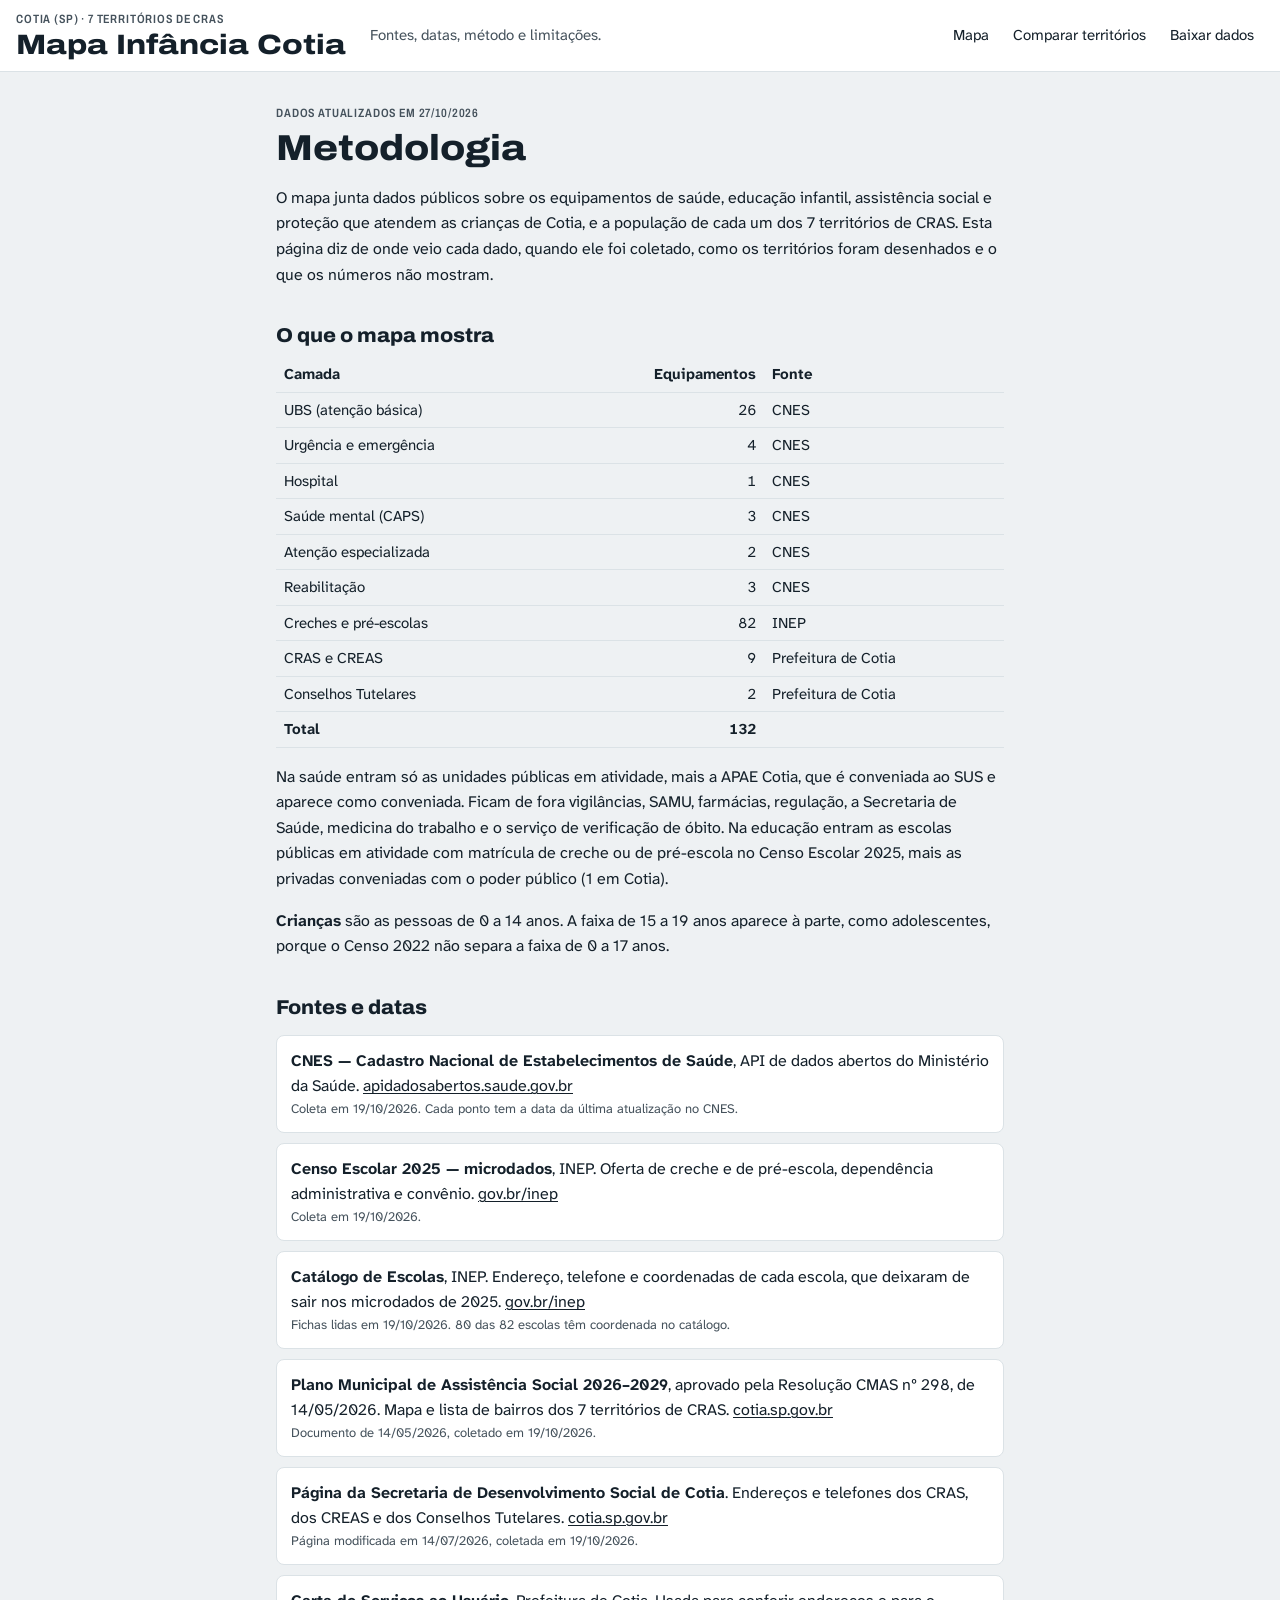
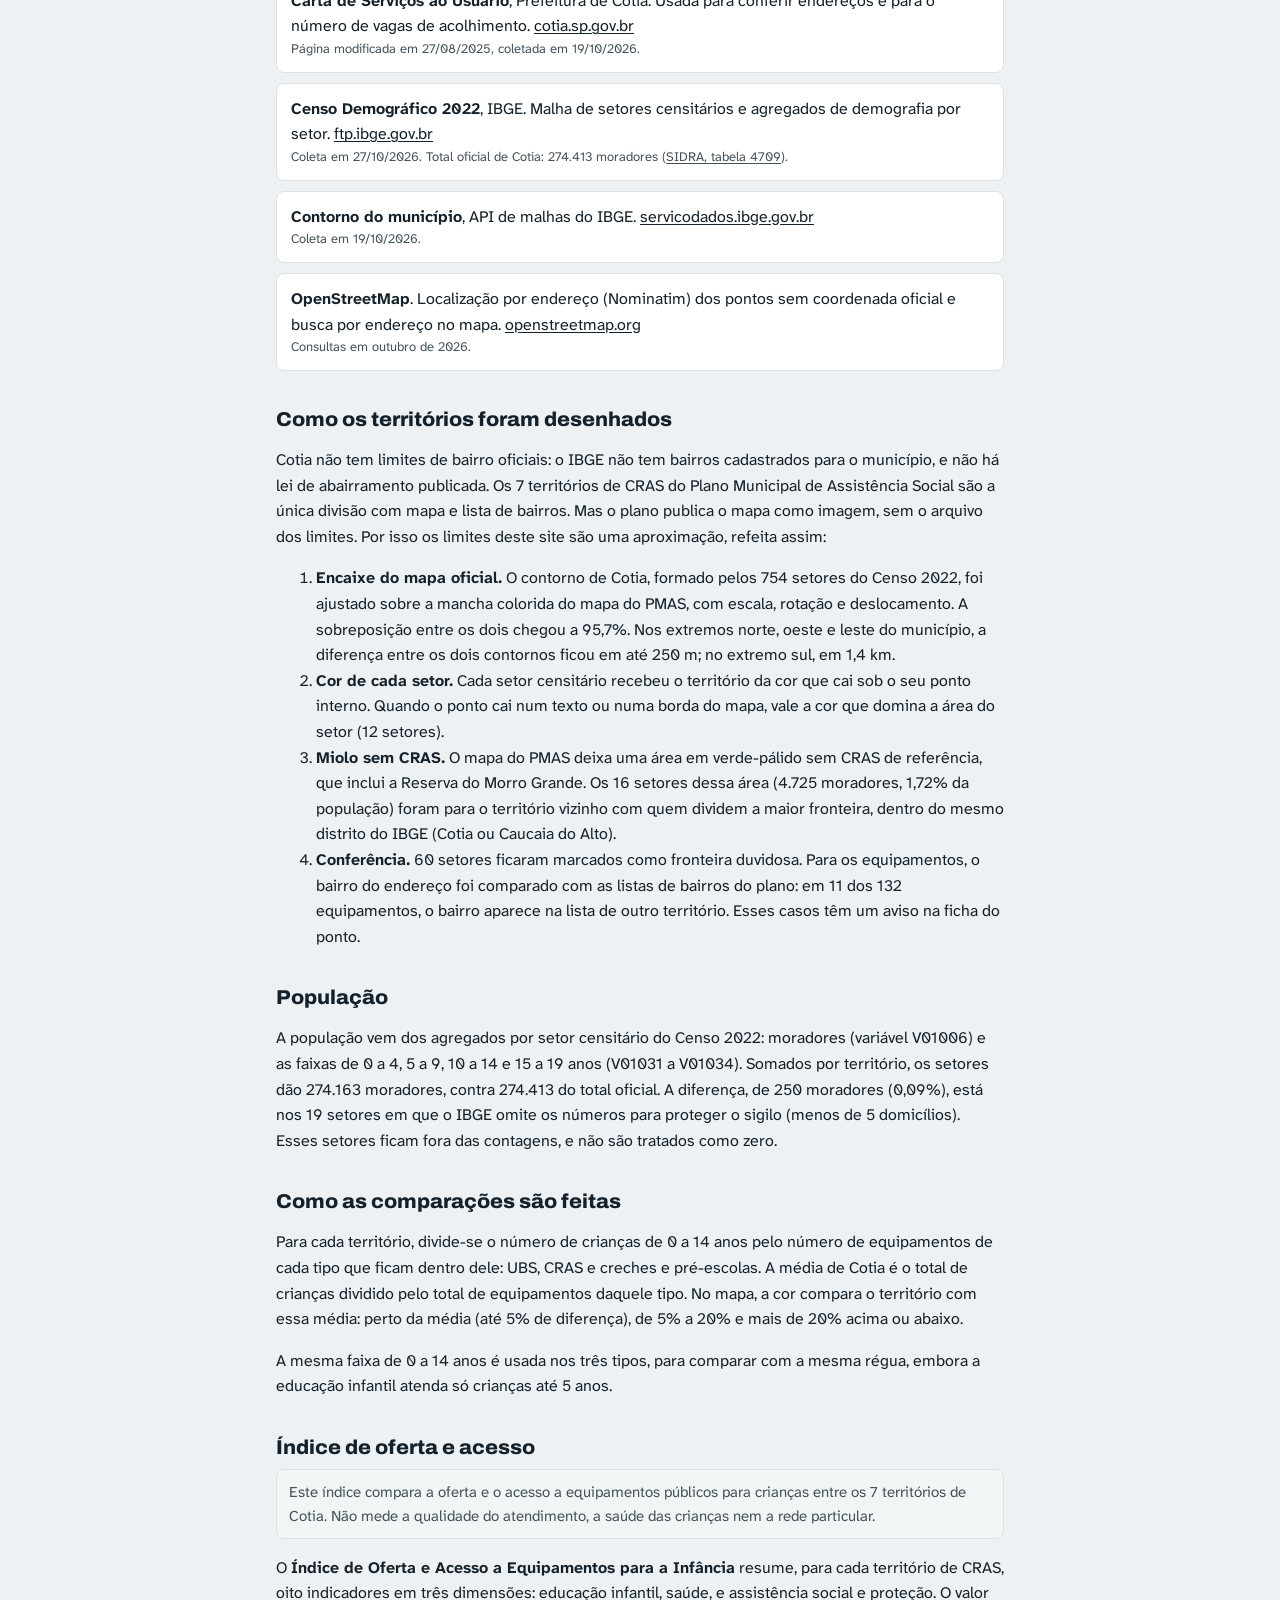
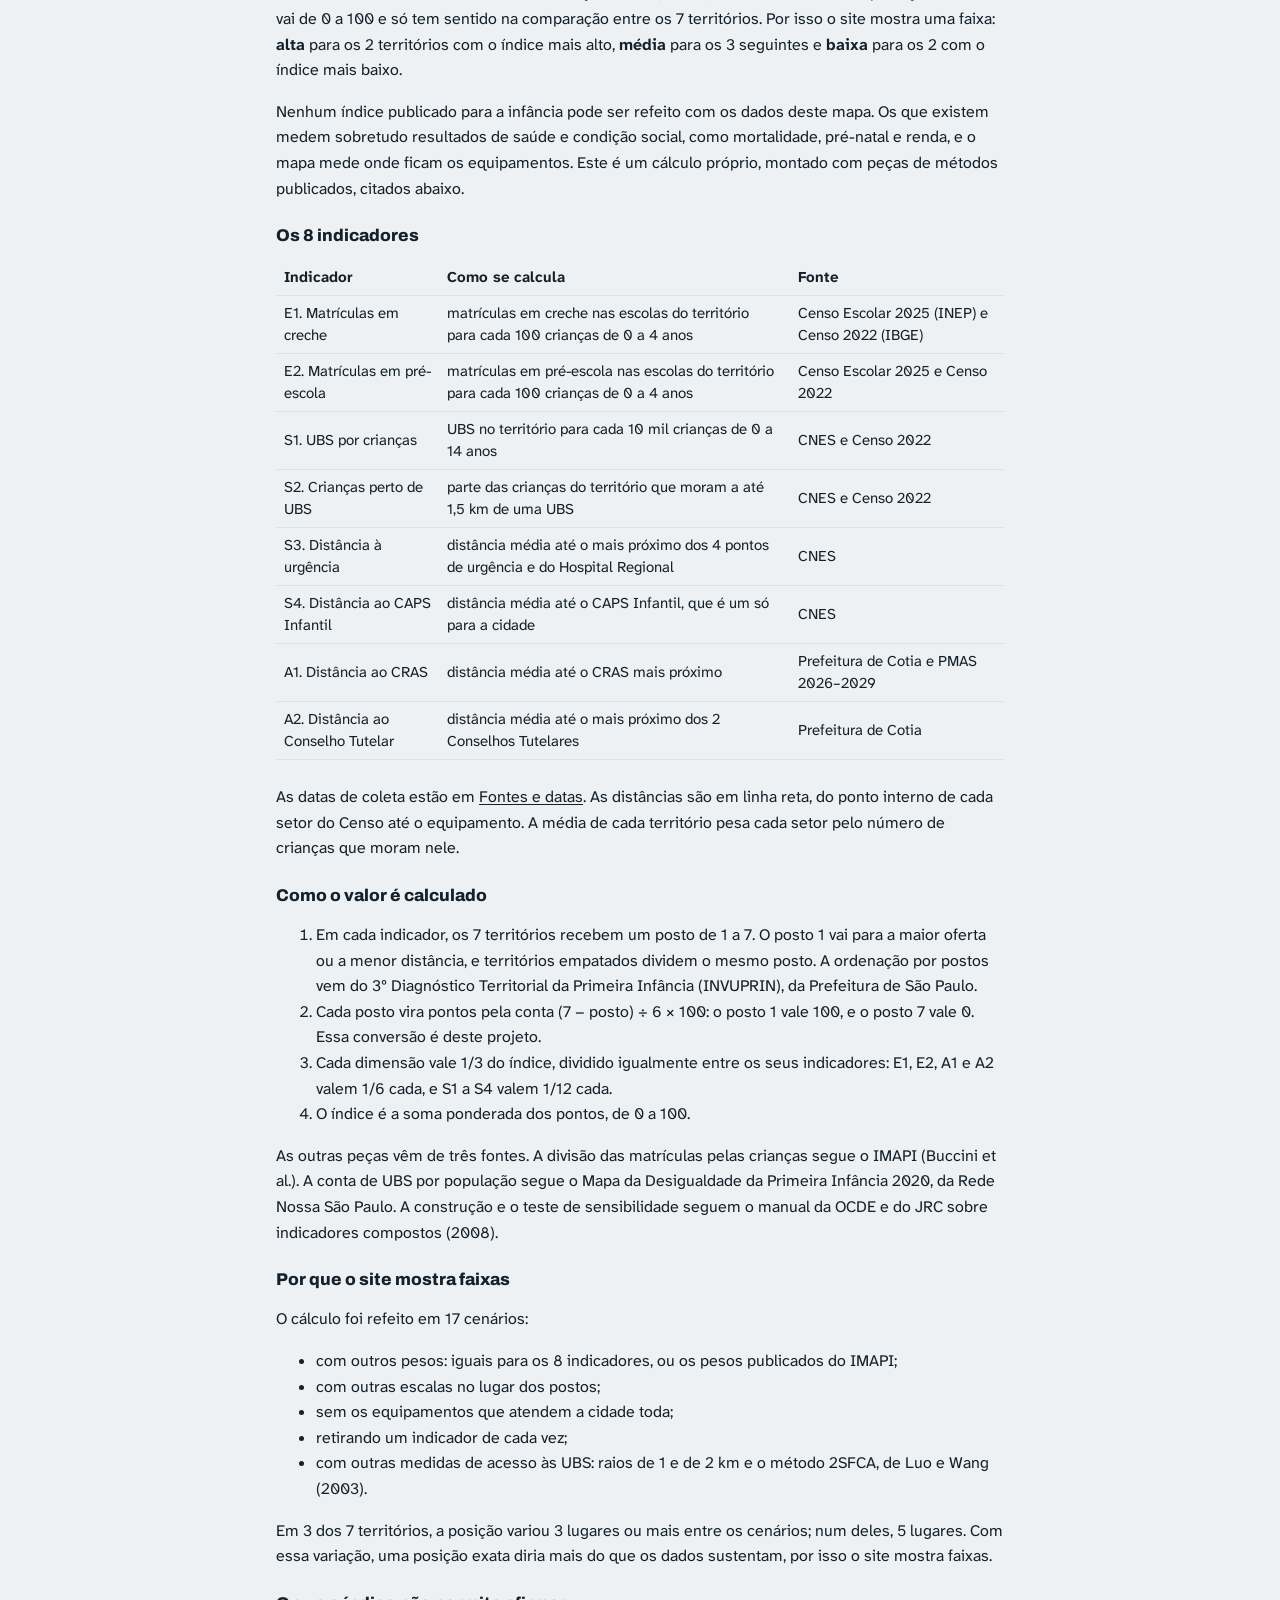
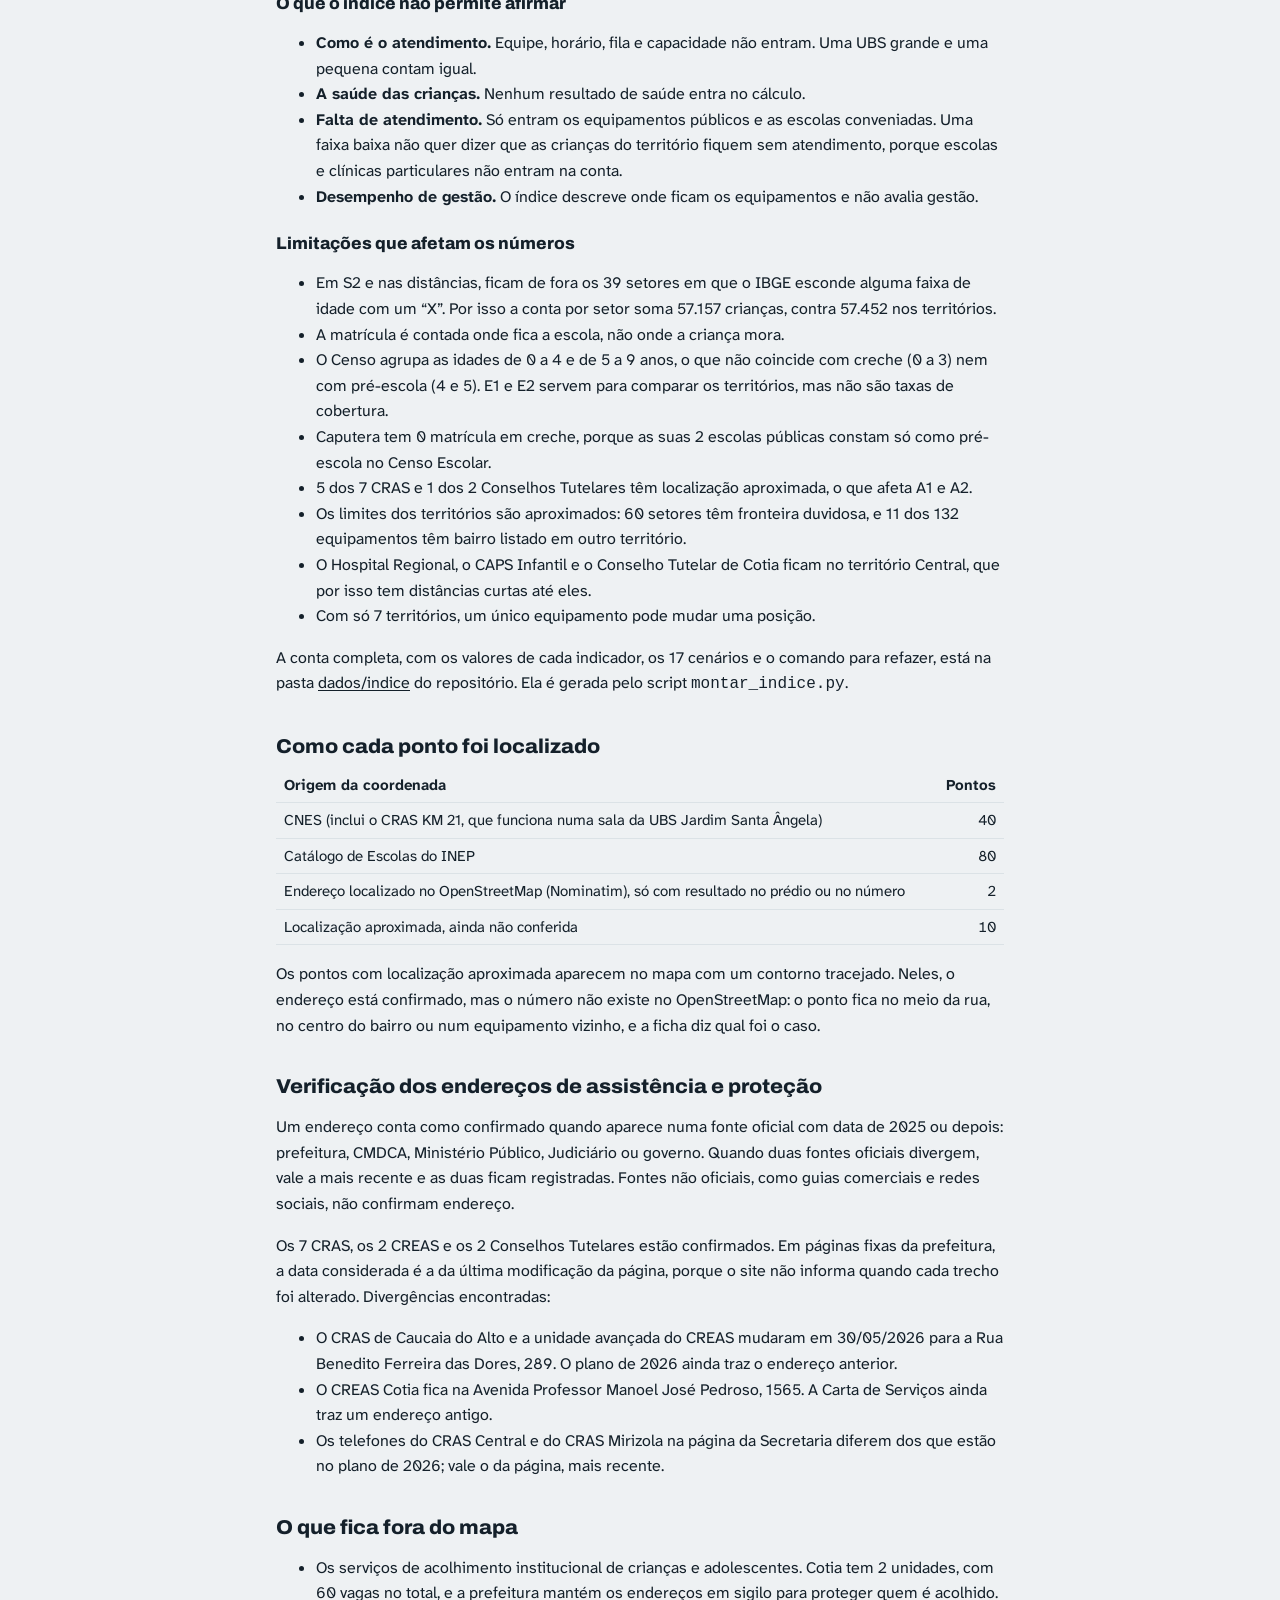
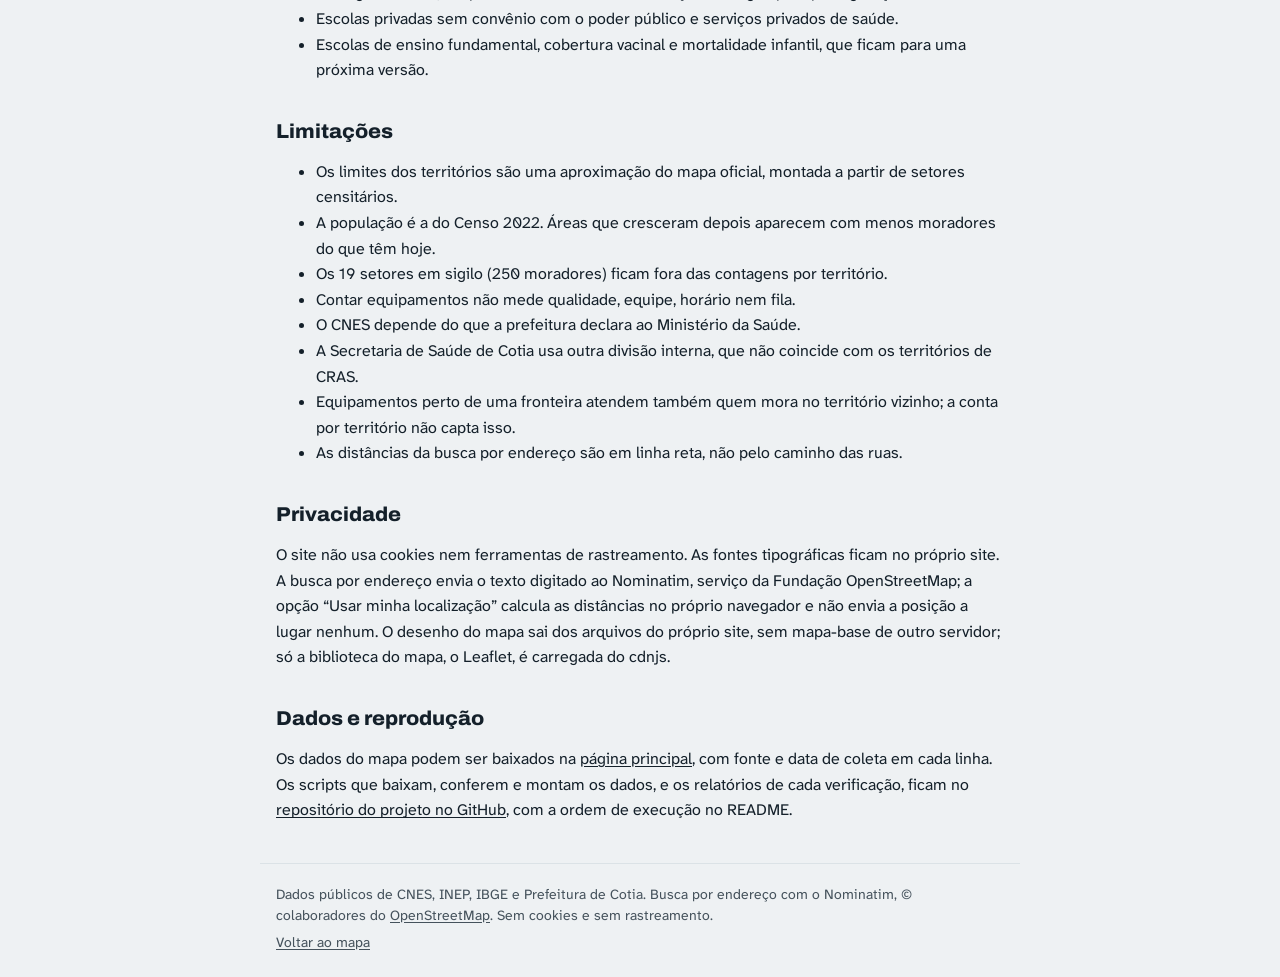
<file: site/metodologia.html>
<!doctype html>
<html lang="pt-BR">
<head>
  <meta charset="utf-8">
  <meta name="viewport" content="width=device-width, initial-scale=1">
  <title>Metodologia — Mapa Infância Cotia</title>
  <meta name="description" content="De onde vem cada dado do Mapa Infância Cotia, quando foi coletado, como os territórios foram desenhados e o que os números não mostram.">
  <link rel="preload" href="fonts/archivo-latin.woff2" as="font" type="font/woff2" crossorigin>
  <link rel="preload" href="fonts/atkinson-next-regular.woff2" as="font" type="font/woff2" crossorigin>
  <link rel="stylesheet" href="css/estilo.css?v=9">
</head>
<body>
  <a class="pular" href="#conteudo">Pular para o conteúdo</a>
  <header class="topo">
    <div class="marca">
      <p class="sobretitulo">Cotia (SP) · 7 territórios de CRAS</p>
      <p style="margin:2px 0 0"><a href="index.html" style="text-decoration:none"><span style="font-family:var(--fonte-titulo);font-stretch:118%;font-weight:800;font-size:clamp(1.25rem, .9rem + 1.1vw, 1.75rem);line-height:1.05">Mapa Infância Cotia</span></a></p>
    </div>
    <p class="lede">Fontes, datas, método e limitações.</p>
    <nav class="nav-topo" aria-label="Seções">
      <a href="index.html">Mapa</a>
      <a href="index.html#comparar">Comparar territórios</a>
      <a href="index.html#dados">Baixar dados</a>
    </nav>
  </header>

  <main class="texto-longo" id="conteudo">
    <p class="sobretitulo">Dados atualizados em 27/10/2026</p>
    <h1>Metodologia</h1>
    <p>O mapa junta dados públicos sobre os equipamentos de saúde, educação infantil, assistência social e proteção que atendem as crianças de Cotia, e a população de cada um dos 7 territórios de CRAS. Esta página diz de onde veio cada dado, quando ele foi coletado, como os territórios foram desenhados e o que os números não mostram.</p>

    <h2 id="o-que-mostra">O que o mapa mostra</h2>
    <table>
      <thead><tr><th>Camada</th><th class="num">Equipamentos</th><th>Fonte</th></tr></thead>
      <tbody>
        <tr><td>UBS (atenção básica)</td><td class="num">26</td><td>CNES</td></tr>
        <tr><td>Urgência e emergência</td><td class="num">4</td><td>CNES</td></tr>
        <tr><td>Hospital</td><td class="num">1</td><td>CNES</td></tr>
        <tr><td>Saúde mental (CAPS)</td><td class="num">3</td><td>CNES</td></tr>
        <tr><td>Atenção especializada</td><td class="num">2</td><td>CNES</td></tr>
        <tr><td>Reabilitação</td><td class="num">3</td><td>CNES</td></tr>
        <tr><td>Creches e pré-escolas</td><td class="num">82</td><td>INEP</td></tr>
        <tr><td>CRAS e CREAS</td><td class="num">9</td><td>Prefeitura de Cotia</td></tr>
        <tr><td>Conselhos Tutelares</td><td class="num">2</td><td>Prefeitura de Cotia</td></tr>
        <tr><td><strong>Total</strong></td><td class="num"><strong>132</strong></td><td></td></tr>
      </tbody>
    </table>
    <p>Na saúde entram só as unidades públicas em atividade, mais a APAE Cotia, que é conveniada ao SUS e aparece como conveniada. Ficam de fora vigilâncias, SAMU, farmácias, regulação, a Secretaria de Saúde, medicina do trabalho e o serviço de verificação de óbito. Na educação entram as escolas públicas em atividade com matrícula de creche ou de pré-escola no Censo Escolar 2025, mais as privadas conveniadas com o poder público (1 em Cotia).</p>
    <p><strong>Crianças</strong> são as pessoas de 0 a 14 anos. A faixa de 15 a 19 anos aparece à parte, como adolescentes, porque o Censo 2022 não separa a faixa de 0 a 17 anos.</p>

    <h2 id="fontes">Fontes e datas</h2>
    <ul class="fontes">
      <li><strong>CNES — Cadastro Nacional de Estabelecimentos de Saúde</strong>, API de dados abertos do Ministério da Saúde.
        <a href="https://apidadosabertos.saude.gov.br/cnes/estabelecimentos?codigo_municipio=351300&amp;limit=20&amp;offset=0">apidadosabertos.saude.gov.br</a>
        <span class="data">Coleta em 19/10/2026. Cada ponto tem a data da última atualização no CNES.</span></li>
      <li><strong>Censo Escolar 2025 — microdados</strong>, INEP. Oferta de creche e de pré-escola, dependência administrativa e convênio.
        <a href="https://www.gov.br/inep/pt-br/acesso-a-informacao/dados-abertos/microdados/censo-escolar">gov.br/inep</a>
        <span class="data">Coleta em 19/10/2026.</span></li>
      <li><strong>Catálogo de Escolas</strong>, INEP. Endereço, telefone e coordenadas de cada escola, que deixaram de sair nos microdados de 2025.
        <a href="https://www.gov.br/inep/pt-br/acesso-a-informacao/dados-abertos/inep-data/catalogo-de-escolas">gov.br/inep</a>
        <span class="data">Fichas lidas em 19/10/2026. 80 das 82 escolas têm coordenada no catálogo.</span></li>
      <li><strong>Plano Municipal de Assistência Social 2026–2029</strong>, aprovado pela Resolução CMAS nº 298, de 14/05/2026. Mapa e lista de bairros dos 7 territórios de CRAS.
        <a href="https://cotia.sp.gov.br/wp-content/uploads/2026/06/298-resolucao-cmas-aprova-o-plano-municipal-de-assistencia-social-2026-a-2029-.pdf">cotia.sp.gov.br</a>
        <span class="data">Documento de 14/05/2026, coletado em 19/10/2026.</span></li>
      <li><strong>Página da Secretaria de Desenvolvimento Social de Cotia</strong>. Endereços e telefones dos CRAS, dos CREAS e dos Conselhos Tutelares.
        <a href="https://cotia.sp.gov.br/desenvolvimento-social-2025/">cotia.sp.gov.br</a>
        <span class="data">Página modificada em 14/07/2026, coletada em 19/10/2026.</span></li>
      <li><strong>Carta de Serviços ao Usuário</strong>, Prefeitura de Cotia. Usada para conferir endereços e para o número de vagas de acolhimento.
        <a href="https://cotia.sp.gov.br/carta-de-servico-ao-usuario/">cotia.sp.gov.br</a>
        <span class="data">Página modificada em 27/08/2025, coletada em 19/10/2026.</span></li>
      <li><strong>Censo Demográfico 2022</strong>, IBGE. Malha de setores censitários e agregados de demografia por setor.
        <a href="https://ftp.ibge.gov.br/Censos/Censo_Demografico_2022/Agregados_por_Setores_Censitarios/">ftp.ibge.gov.br</a>
        <span class="data">Coleta em 27/10/2026. Total oficial de Cotia: 274.413 moradores (<a href="https://apisidra.ibge.gov.br/values/t/4709/n6/3513009/v/93/p/2022">SIDRA, tabela 4709</a>).</span></li>
      <li><strong>Contorno do município</strong>, API de malhas do IBGE.
        <a href="https://servicodados.ibge.gov.br/api/v3/malhas/municipios/3513009?formato=application/vnd.geo%2Bjson&amp;qualidade=maxima">servicodados.ibge.gov.br</a>
        <span class="data">Coleta em 19/10/2026.</span></li>
      <li><strong>OpenStreetMap</strong>. Localização por endereço (Nominatim) dos pontos sem coordenada oficial e busca por endereço no mapa.
        <a href="https://www.openstreetmap.org/copyright">openstreetmap.org</a>
        <span class="data">Consultas em outubro de 2026.</span></li>
    </ul>

    <h2 id="territorios">Como os territórios foram desenhados</h2>
    <p>Cotia não tem limites de bairro oficiais: o IBGE não tem bairros cadastrados para o município, e não há lei de abairramento publicada. Os 7 territórios de CRAS do Plano Municipal de Assistência Social são a única divisão com mapa e lista de bairros. Mas o plano publica o mapa como imagem, sem o arquivo dos limites. Por isso os limites deste site são uma aproximação, refeita assim:</p>
    <ol>
      <li><strong>Encaixe do mapa oficial.</strong> O contorno de Cotia, formado pelos 754 setores do Censo 2022, foi ajustado sobre a mancha colorida do mapa do PMAS, com escala, rotação e deslocamento. A sobreposição entre os dois chegou a 95,7%. Nos extremos norte, oeste e leste do município, a diferença entre os dois contornos ficou em até 250 m; no extremo sul, em 1,4 km.</li>
      <li><strong>Cor de cada setor.</strong> Cada setor censitário recebeu o território da cor que cai sob o seu ponto interno. Quando o ponto cai num texto ou numa borda do mapa, vale a cor que domina a área do setor (12 setores).</li>
      <li><strong>Miolo sem CRAS.</strong> O mapa do PMAS deixa uma área em verde-pálido sem CRAS de referência, que inclui a Reserva do Morro Grande. Os 16 setores dessa área (4.725 moradores, 1,72% da população) foram para o território vizinho com quem dividem a maior fronteira, dentro do mesmo distrito do IBGE (Cotia ou Caucaia do Alto).</li>
      <li><strong>Conferência.</strong> 60 setores ficaram marcados como fronteira duvidosa. Para os equipamentos, o bairro do endereço foi comparado com as listas de bairros do plano: em 11 dos 132 equipamentos, o bairro aparece na lista de outro território. Esses casos têm um aviso na ficha do ponto.</li>
    </ol>

    <h2 id="populacao">População</h2>
    <p>A população vem dos agregados por setor censitário do Censo 2022: moradores (variável V01006) e as faixas de 0 a 4, 5 a 9, 10 a 14 e 15 a 19 anos (V01031 a V01034). Somados por território, os setores dão 274.163 moradores, contra 274.413 do total oficial. A diferença, de 250 moradores (0,09%), está nos 19 setores em que o IBGE omite os números para proteger o sigilo (menos de 5 domicílios). Esses setores ficam fora das contagens, e não são tratados como zero.</p>

    <h2 id="comparacoes">Como as comparações são feitas</h2>
    <p>Para cada território, divide-se o número de crianças de 0 a 14 anos pelo número de equipamentos de cada tipo que ficam dentro dele: UBS, CRAS e creches e pré-escolas. A média de Cotia é o total de crianças dividido pelo total de equipamentos daquele tipo. No mapa, a cor compara o território com essa média: perto da média (até 5% de diferença), de 5% a 20% e mais de 20% acima ou abaixo.</p>
    <p>A mesma faixa de 0 a 14 anos é usada nos três tipos, para comparar com a mesma régua, embora a educação infantil atenda só crianças até 5 anos.</p>

    <h2 id="indice">Índice de oferta e acesso</h2>
    <p class="frase-indice">Este índice compara a oferta e o acesso a equipamentos públicos para crianças entre os 7 territórios de Cotia. Não mede a qualidade do atendimento, a saúde das crianças nem a rede particular.</p>
    <p>O <strong>Índice de Oferta e Acesso a Equipamentos para a Infância</strong> resume, para cada território de CRAS, oito indicadores em três dimensões: educação infantil, saúde, e assistência social e proteção. O valor vai de 0 a 100 e só tem sentido na comparação entre os 7 territórios. Por isso o site mostra uma faixa: <strong>alta</strong> para os 2 territórios com o índice mais alto, <strong>média</strong> para os 3 seguintes e <strong>baixa</strong> para os 2 com o índice mais baixo.</p>
    <p>Nenhum índice publicado para a infância pode ser refeito com os dados deste mapa. Os que existem medem sobretudo resultados de saúde e condição social, como mortalidade, pré-natal e renda, e o mapa mede onde ficam os equipamentos. Este é um cálculo próprio, montado com peças de métodos publicados, citados abaixo.</p>

    <h3>Os 8 indicadores</h3>
    <div class="tabela-larga">
      <table>
        <thead><tr><th>Indicador</th><th>Como se calcula</th><th>Fonte</th></tr></thead>
        <tbody>
          <tr><td>E1. Matrículas em creche</td><td>matrículas em creche nas escolas do território para cada 100 crianças de 0 a 4 anos</td><td>Censo Escolar 2025 (INEP) e Censo 2022 (IBGE)</td></tr>
          <tr><td>E2. Matrículas em pré-escola</td><td>matrículas em pré-escola nas escolas do território para cada 100 crianças de 0 a 4 anos</td><td>Censo Escolar 2025 e Censo 2022</td></tr>
          <tr><td>S1. UBS por crianças</td><td>UBS no território para cada 10 mil crianças de 0 a 14 anos</td><td>CNES e Censo 2022</td></tr>
          <tr><td>S2. Crianças perto de UBS</td><td>parte das crianças do território que moram a até 1,5 km de uma UBS</td><td>CNES e Censo 2022</td></tr>
          <tr><td>S3. Distância à urgência</td><td>distância média até o mais próximo dos 4 pontos de urgência e do Hospital Regional</td><td>CNES</td></tr>
          <tr><td>S4. Distância ao CAPS Infantil</td><td>distância média até o CAPS Infantil, que é um só para a cidade</td><td>CNES</td></tr>
          <tr><td>A1. Distância ao CRAS</td><td>distância média até o CRAS mais próximo</td><td>Prefeitura de Cotia e PMAS 2026–2029</td></tr>
          <tr><td>A2. Distância ao Conselho Tutelar</td><td>distância média até o mais próximo dos 2 Conselhos Tutelares</td><td>Prefeitura de Cotia</td></tr>
        </tbody>
      </table>
    </div>
    <p>As datas de coleta estão em <a href="#fontes">Fontes e datas</a>. As distâncias são em linha reta, do ponto interno de cada setor do Censo até o equipamento. A média de cada território pesa cada setor pelo número de crianças que moram nele.</p>

    <h3>Como o valor é calculado</h3>
    <ol>
      <li>Em cada indicador, os 7 territórios recebem um posto de 1 a 7. O posto 1 vai para a maior oferta ou a menor distância, e territórios empatados dividem o mesmo posto. A ordenação por postos vem do 3º Diagnóstico Territorial da Primeira Infância (INVUPRIN), da Prefeitura de São Paulo.</li>
      <li>Cada posto vira pontos pela conta (7 − posto) ÷ 6 × 100: o posto 1 vale 100, e o posto 7 vale 0. Essa conversão é deste projeto.</li>
      <li>Cada dimensão vale 1/3 do índice, dividido igualmente entre os seus indicadores: E1, E2, A1 e A2 valem 1/6 cada, e S1 a S4 valem 1/12 cada.</li>
      <li>O índice é a soma ponderada dos pontos, de 0 a 100.</li>
    </ol>
    <p>As outras peças vêm de três fontes. A divisão das matrículas pelas crianças segue o IMAPI (Buccini et al.). A conta de UBS por população segue o Mapa da Desigualdade da Primeira Infância 2020, da Rede Nossa São Paulo. A construção e o teste de sensibilidade seguem o manual da OCDE e do JRC sobre indicadores compostos (2008).</p>

    <h3>Por que o site mostra faixas</h3>
    <p>O cálculo foi refeito em 17 cenários:</p>
    <ul>
      <li>com outros pesos: iguais para os 8 indicadores, ou os pesos publicados do IMAPI;</li>
      <li>com outras escalas no lugar dos postos;</li>
      <li>sem os equipamentos que atendem a cidade toda;</li>
      <li>retirando um indicador de cada vez;</li>
      <li>com outras medidas de acesso às UBS: raios de 1 e de 2 km e o método 2SFCA, de Luo e Wang (2003).</li>
    </ul>
    <p>Em 3 dos 7 territórios, a posição variou 3 lugares ou mais entre os cenários; num deles, 5 lugares. Com essa variação, uma posição exata diria mais do que os dados sustentam, por isso o site mostra faixas.</p>

    <h3>O que o índice não permite afirmar</h3>
    <ul>
      <li><strong>Como é o atendimento.</strong> Equipe, horário, fila e capacidade não entram. Uma UBS grande e uma pequena contam igual.</li>
      <li><strong>A saúde das crianças.</strong> Nenhum resultado de saúde entra no cálculo.</li>
      <li><strong>Falta de atendimento.</strong> Só entram os equipamentos públicos e as escolas conveniadas. Uma faixa baixa não quer dizer que as crianças do território fiquem sem atendimento, porque escolas e clínicas particulares não entram na conta.</li>
      <li><strong>Desempenho de gestão.</strong> O índice descreve onde ficam os equipamentos e não avalia gestão.</li>
    </ul>

    <h3>Limitações que afetam os números</h3>
    <ul>
      <li>Em S2 e nas distâncias, ficam de fora os 39 setores em que o IBGE esconde alguma faixa de idade com um “X”. Por isso a conta por setor soma 57.157 crianças, contra 57.452 nos territórios.</li>
      <li>A matrícula é contada onde fica a escola, não onde a criança mora.</li>
      <li>O Censo agrupa as idades de 0 a 4 e de 5 a 9 anos, o que não coincide com creche (0 a 3) nem com pré-escola (4 e 5). E1 e E2 servem para comparar os territórios, mas não são taxas de cobertura.</li>
      <li>Caputera tem 0 matrícula em creche, porque as suas 2 escolas públicas constam só como pré-escola no Censo Escolar.</li>
      <li>5 dos 7 CRAS e 1 dos 2 Conselhos Tutelares têm localização aproximada, o que afeta A1 e A2.</li>
      <li>Os limites dos territórios são aproximados: 60 setores têm fronteira duvidosa, e 11 dos 132 equipamentos têm bairro listado em outro território.</li>
      <li>O Hospital Regional, o CAPS Infantil e o Conselho Tutelar de Cotia ficam no território Central, que por isso tem distâncias curtas até eles.</li>
      <li>Com só 7 territórios, um único equipamento pode mudar uma posição.</li>
    </ul>
    <p>A conta completa, com os valores de cada indicador, os 17 cenários e o comando para refazer, está na pasta <a href="https://github.com/jotavLabs/mapa-infancia-cotia/tree/publicacao-v1/dados/indice">dados/indice</a> do repositório. Ela é gerada pelo script <code>montar_indice.py</code>.</p>

    <h2 id="pontos">Como cada ponto foi localizado</h2>
    <table>
      <thead><tr><th>Origem da coordenada</th><th class="num">Pontos</th></tr></thead>
      <tbody>
        <tr><td>CNES (inclui o CRAS KM 21, que funciona numa sala da UBS Jardim Santa Ângela)</td><td class="num">40</td></tr>
        <tr><td>Catálogo de Escolas do INEP</td><td class="num">80</td></tr>
        <tr><td>Endereço localizado no OpenStreetMap (Nominatim), só com resultado no prédio ou no número</td><td class="num">2</td></tr>
        <tr><td>Localização aproximada, ainda não conferida</td><td class="num">10</td></tr>
      </tbody>
    </table>
    <p>Os pontos com localização aproximada aparecem no mapa com um contorno tracejado. Neles, o endereço está confirmado, mas o número não existe no OpenStreetMap: o ponto fica no meio da rua, no centro do bairro ou num equipamento vizinho, e a ficha diz qual foi o caso.</p>

    <h2 id="verificacao">Verificação dos endereços de assistência e proteção</h2>
    <p>Um endereço conta como confirmado quando aparece numa fonte oficial com data de 2025 ou depois: prefeitura, CMDCA, Ministério Público, Judiciário ou governo. Quando duas fontes oficiais divergem, vale a mais recente e as duas ficam registradas. Fontes não oficiais, como guias comerciais e redes sociais, não confirmam endereço.</p>
    <p>Os 7 CRAS, os 2 CREAS e os 2 Conselhos Tutelares estão confirmados. Em páginas fixas da prefeitura, a data considerada é a da última modificação da página, porque o site não informa quando cada trecho foi alterado. Divergências encontradas:</p>
    <ul>
      <li>O CRAS de Caucaia do Alto e a unidade avançada do CREAS mudaram em 30/05/2026 para a Rua Benedito Ferreira das Dores, 289. O plano de 2026 ainda traz o endereço anterior.</li>
      <li>O CREAS Cotia fica na Avenida Professor Manoel José Pedroso, 1565. A Carta de Serviços ainda traz um endereço antigo.</li>
      <li>Os telefones do CRAS Central e do CRAS Mirizola na página da Secretaria diferem dos que estão no plano de 2026; vale o da página, mais recente.</li>
    </ul>

    <h2 id="fora">O que fica fora do mapa</h2>
    <ul>
      <li>Os serviços de acolhimento institucional de crianças e adolescentes. Cotia tem 2 unidades, com 60 vagas no total, e a prefeitura mantém os endereços em sigilo para proteger quem é acolhido.</li>
      <li>Escolas privadas sem convênio com o poder público e serviços privados de saúde.</li>
      <li>Escolas de ensino fundamental, cobertura vacinal e mortalidade infantil, que ficam para uma próxima versão.</li>
    </ul>

    <h2 id="limitacoes">Limitações</h2>
    <ul>
      <li>Os limites dos territórios são uma aproximação do mapa oficial, montada a partir de setores censitários.</li>
      <li>A população é a do Censo 2022. Áreas que cresceram depois aparecem com menos moradores do que têm hoje.</li>
      <li>Os 19 setores em sigilo (250 moradores) ficam fora das contagens por território.</li>
      <li>Contar equipamentos não mede qualidade, equipe, horário nem fila.</li>
      <li>O CNES depende do que a prefeitura declara ao Ministério da Saúde.</li>
      <li>A Secretaria de Saúde de Cotia usa outra divisão interna, que não coincide com os territórios de CRAS.</li>
      <li>Equipamentos perto de uma fronteira atendem também quem mora no território vizinho; a conta por território não capta isso.</li>
      <li>As distâncias da busca por endereço são em linha reta, não pelo caminho das ruas.</li>
    </ul>

    <h2 id="privacidade">Privacidade</h2>
    <p>O site não usa cookies nem ferramentas de rastreamento. As fontes tipográficas ficam no próprio site. A busca por endereço envia o texto digitado ao Nominatim, serviço da Fundação OpenStreetMap; a opção “Usar minha localização” calcula as distâncias no próprio navegador e não envia a posição a lugar nenhum. O desenho do mapa sai dos arquivos do próprio site, sem mapa-base de outro servidor; só a biblioteca do mapa, o Leaflet, é carregada do cdnjs.</p>

    <h2 id="refazer">Dados e reprodução</h2>
    <p>Os dados do mapa podem ser baixados na <a href="index.html#dados">página principal</a>, com fonte e data de coleta em cada linha. Os scripts que baixam, conferem e montam os dados, e os relatórios de cada verificação, ficam no <a href="https://github.com/jotavLabs/mapa-infancia-cotia">repositório do projeto no GitHub</a>, com a ordem de execução no README.</p>
  </main>

  <footer class="rodape">
    <p>Dados públicos de CNES, INEP, IBGE e Prefeitura de Cotia. Busca por endereço com o Nominatim, © colaboradores do <a href="https://www.openstreetmap.org/copyright">OpenStreetMap</a>. Sem cookies e sem rastreamento.</p>
    <p><a href="index.html">Voltar ao mapa</a></p>
  </footer>
</body>
</html>
</file>
<file: site/css/estilo.css>
/* Mapa Infância Cotia — folha única para index.html e metodologia.html
   Mapa em estilo infográfico limpo: só Cotia, formas e cores lisas, sem ruas e sem textura.
   Celular primeiro: mapa em tela cheia e uma folha que sobe do rodapé; a partir de 900 px, coluna lateral. */

@font-face {
  font-family: "Archivo";
  src: url("../fonts/archivo-latin.woff2") format("woff2");
  font-weight: 100 900;
  font-stretch: 62% 125%;
  font-display: swap;
}
@font-face {
  font-family: "Atkinson Hyperlegible Next";
  src: url("../fonts/atkinson-next-regular.woff2") format("woff2");
  font-weight: 200 800;
  font-style: normal;
  font-display: swap;
}
@font-face {
  font-family: "Atkinson Hyperlegible Next";
  src: url("../fonts/atkinson-next-italico.woff2") format("woff2");
  font-weight: 200 800;
  font-style: italic;
  font-display: swap;
}

:root {
  color-scheme: light;
  --pagina: #eef1f3;
  --superficie: #ffffff;
  --superficie-2: #f2f5f6;
  --tinta: #14202a;
  --tinta-2: #45525c;
  --tinta-3: #63707a;
  --linha: #dbe2e6;
  --linha-forte: #aeb9c0;
  --foco: #14202a;

  /* o desenho do mapa (cores em hexadecimal de 6 dígitos: o JS mistura umas com as outras) */
  --mapa-fundo: #e8edf0;
  --mapa-divisa: #ffffff;
  --mapa-contorno: #14202a;
  --rotulo-halo: #ffffff;

  /* famílias de equipamento */
  --saude: #2a78d6;
  --educacao: #eb6834;
  --assistencia: #1baf7a;
  --protecao: #7a2e8f;

  /* cores oficiais dos territórios no mapa do PMAS 2026–2029 */
  --t1: #962a5a;
  --t2: #aed25a;
  --t3: #d2ba2a;
  --t4: #5ac6d2;
  --t5: #4e727e;
  --t6: #d27e2a;
  --t7: #d2de1e;
  /* as mesmas cores, clareadas pela metade, como fundo do mapa */
  --t1-fundo: #ca94ac;
  --t2-fundo: #d6e8ac;
  --t3-fundo: #e8dc94;
  --t4-fundo: #ace2e8;
  --t5-fundo: #a6b8be;
  --t6-fundo: #e8be94;
  --t7-fundo: #e8ee8e;

  /* escala divergente: crianças por equipamento × média de Cotia */
  --div-abaixo-forte: #256abf;
  --div-abaixo: #9ec5f4;
  --div-meio: #e2e0da;
  --div-acima: #f2a5a0;
  --div-acima-forte: #c93d3c;
  --div-nenhum: #8a9299;

  --fonte-titulo: "Archivo", "Arial Narrow", system-ui, sans-serif;
  --fonte-texto: "Atkinson Hyperlegible Next", system-ui, -apple-system, "Segoe UI", sans-serif;
  --raio: 8px;
  --sombra: 0 1px 2px rgba(20, 32, 42, .08), 0 8px 24px rgba(20, 32, 42, .14);
  --sombra-leve: 0 1px 2px rgba(20, 32, 42, .10), 0 2px 8px rgba(20, 32, 42, .10);
}

@media (prefers-color-scheme: dark) {
  :root:not([data-theme="light"]) {
    color-scheme: dark;
    --pagina: #0e1418;
    --superficie: #162027;
    --superficie-2: #1c2730;
    --tinta: #e8eef1;
    --tinta-2: #b9c4cb;
    --tinta-3: #95a1a9;
    --linha: #2b3740;
    --linha-forte: #4a5862;
    --foco: #e8eef1;
    --mapa-fundo: #10181d;
    --mapa-divisa: #10181d;
    --mapa-contorno: #dbe4e8;
    --rotulo-halo: #10181d;
    --saude: #3987e5;
    --educacao: #d95926;
    --assistencia: #199e70;
    --protecao: #a466c2;
    --t1-fundo: #5c2543;
    --t2-fundo: #6a8243;
    --t3-fundo: #7d7529;
    --t4-fundo: #3b7b85;
    --t5-fundo: #354d57;
    --t6-fundo: #7d5429;
    --t7-fundo: #7d8822;
    --div-meio: #3a4046;
    --div-abaixo: #3d6ea8;
    --div-acima: #a9534f;
    --div-nenhum: #59626a;
    --sombra: 0 1px 2px rgba(0, 0, 0, .4), 0 8px 24px rgba(0, 0, 0, .45);
    --sombra-leve: 0 1px 2px rgba(0, 0, 0, .4), 0 2px 8px rgba(0, 0, 0, .35);
  }
}
:root[data-theme="dark"] {
  color-scheme: dark;
  --pagina: #0e1418;
  --superficie: #162027;
  --superficie-2: #1c2730;
  --tinta: #e8eef1;
  --tinta-2: #b9c4cb;
  --tinta-3: #95a1a9;
  --linha: #2b3740;
  --linha-forte: #4a5862;
  --foco: #e8eef1;
  --mapa-fundo: #10181d;
  --mapa-divisa: #10181d;
  --mapa-contorno: #dbe4e8;
  --rotulo-halo: #10181d;
  --saude: #3987e5;
  --educacao: #d95926;
  --assistencia: #199e70;
  --protecao: #a466c2;
  --t1-fundo: #5c2543;
  --t2-fundo: #6a8243;
  --t3-fundo: #7d7529;
  --t4-fundo: #3b7b85;
  --t5-fundo: #354d57;
  --t6-fundo: #7d5429;
  --t7-fundo: #7d8822;
  --div-meio: #3a4046;
  --div-abaixo: #3d6ea8;
  --div-acima: #a9534f;
  --div-nenhum: #59626a;
  --sombra: 0 1px 2px rgba(0, 0, 0, .4), 0 8px 24px rgba(0, 0, 0, .45);
  --sombra-leve: 0 1px 2px rgba(0, 0, 0, .4), 0 2px 8px rgba(0, 0, 0, .35);
}

*, *::before, *::after { box-sizing: border-box; }
html { -webkit-text-size-adjust: 100%; }
body {
  margin: 0;
  background: var(--pagina);
  color: var(--tinta);
  font: 400 1rem/1.5 var(--fonte-texto);
}
a { color: inherit; text-underline-offset: 2px; }
a:hover { text-decoration-thickness: 2px; }
:focus-visible { outline: 3px solid var(--foco); outline-offset: 2px; }
button, input, select { font: inherit; color: inherit; }
[hidden] { display: none !important; }
.sr-only { position: absolute; width: 1px; height: 1px; padding: 0; margin: -1px; overflow: hidden; clip: rect(0 0 0 0); white-space: nowrap; border: 0; }
.pular { position: absolute; left: 8px; top: -60px; background: var(--tinta); color: var(--superficie); padding: 8px 12px; border-radius: var(--raio); z-index: 3000; }
.pular:focus { top: 8px; }

/* ---------- tipografia de rótulo ---------- */
.sobretitulo, .campo-rotulo, .carimbo dt, .menu-fontes dt, .tabela th, .pt-secao h3, .titulo-grupo {
  font-family: var(--fonte-titulo);
  font-stretch: 78%;
  text-transform: uppercase;
  letter-spacing: .07em;
}
.sobretitulo { margin: 0; font-size: .75rem; font-weight: 600; color: var(--tinta-2); }
.titulo-secao {
  margin: 0 0 6px;
  font-family: var(--fonte-titulo);
  font-weight: 800;
  font-size: 1.0625rem;
  line-height: 1.2;
  text-wrap: balance;
}
.titulo-secao[tabindex="-1"]:focus { outline: none; }
.nota { margin: 6px 0 0; font-size: .8125rem; line-height: 1.45; color: var(--tinta-3); }
.instrucao { margin: 0 0 6px; color: var(--tinta-2); font-size: .9375rem; line-height: 1.45; }

/* ---------- topo ---------- */
.topo {
  position: relative;
  z-index: 1300;
  display: flex;
  flex-wrap: wrap;
  align-items: center;
  gap: 8px 24px;
  padding-block: calc(10px + env(safe-area-inset-top, 0px)) 10px;
  padding-left: max(16px, env(safe-area-inset-left, 0px));
  padding-right: max(16px, env(safe-area-inset-right, 0px));
  background: var(--superficie);
  border-bottom: 1px solid var(--linha);
}
.topo h1 {
  margin: 1px 0 0;
  font-family: var(--fonte-titulo);
  font-stretch: 118%;
  font-weight: 800;
  font-size: clamp(1.125rem, .85rem + 1vw, 1.625rem);
  line-height: 1.05;
  letter-spacing: -.01em;
}
.lede { margin: 0; max-width: 56ch; flex: 1 1 22ch; color: var(--tinta-2); font-size: .9375rem; line-height: 1.4; }
.nav-topo { display: flex; gap: 4px; flex-wrap: wrap; margin-left: auto; }
.nav-topo a { padding: 8px 10px; border-radius: var(--raio); text-decoration: none; font-size: .9375rem; white-space: nowrap; }
.nav-topo a:hover { background: var(--superficie-2); text-decoration: underline; }
.botao-menu {
  display: none;
  margin-left: auto;
  min-height: 40px;
  padding: 6px 16px;
  border: 1px solid var(--linha-forte);
  border-radius: 999px;
  background: var(--superficie);
  font-weight: 700;
  cursor: pointer;
}
.botao-menu[aria-expanded="true"] { background: var(--tinta); color: var(--superficie); border-color: var(--tinta); }
.menu {
  position: absolute;
  top: calc(100% + 6px);
  right: max(12px, env(safe-area-inset-right, 0px));
  width: min(330px, calc(100vw - 24px));
  max-height: calc(100dvh - 90px);
  overflow-y: auto;
  display: flex;
  flex-direction: column;
  gap: 2px;
  padding: 8px;
  background: var(--superficie);
  border: 1px solid var(--linha);
  border-radius: 12px;
  box-shadow: var(--sombra);
}
.menu > a { padding: 12px 10px; border-radius: var(--raio); text-decoration: none; font-weight: 600; }
.menu > a:hover { background: var(--superficie-2); }
.menu-fontes { display: grid; grid-template-columns: 96px 1fr; gap: 4px 8px; margin: 6px 0 0; padding: 10px 10px 4px; border-top: 1px solid var(--linha); font-size: .75rem; }
.menu-fontes dt { font-size: .625rem; font-weight: 700; color: var(--tinta-2); padding-top: 2px; }
.menu-fontes dd { margin: 0; color: var(--tinta-2); }

/* ---------- aplicativo ---------- */
html:has(.pagina-app) { height: 100%; }
.pagina-app { height: 100%; overflow: hidden; overscroll-behavior: none; }
.app { height: 100vh; height: 100dvh; display: flex; flex-direction: column; }
.palco { position: relative; flex: 1; min-height: 0; }
.mapa-wrap { position: absolute; inset: 0; }
#mapa { position: absolute; inset: 0; z-index: 0; background: var(--mapa-fundo); }
#mapa:focus-visible { outline-offset: -3px; }

/* folha (celular): sobe do rodapé; a altura vem do JS em --folha-h */
.folha {
  position: fixed;
  z-index: 1200;
  left: 0;
  right: 0;
  bottom: 0;
  height: var(--folha-h, 46vh);
  display: flex;
  flex-direction: column;
  background: var(--superficie);
  border-radius: 16px 16px 0 0;
  box-shadow: 0 -1px 0 var(--linha), 0 -10px 30px rgba(20, 32, 42, .16);
  transition: height .26s cubic-bezier(.2, .8, .2, 1);
  outline: none;
}
.folha.arrastando { transition: none; user-select: none; }
.folha-alca {
  flex: none;
  width: 100%;
  height: 28px;
  display: grid;
  place-items: center;
  padding: 0;
  border: 0;
  border-radius: 16px 16px 0 0;
  background: none;
  cursor: grab;
  touch-action: none;
}
.folha-alca span { width: 44px; height: 5px; border-radius: 3px; background: var(--linha-forte); }
.folha-alca:focus-visible { outline-offset: -3px; }
.folha.arrastando .folha-alca { cursor: grabbing; }
.vista { flex: 1; min-height: 0; display: flex; flex-direction: column; }
.folha-corpo {
  flex: 1;
  min-height: 0;
  overflow-y: auto;
  overscroll-behavior: contain;
  padding-block: 12px calc(24px + env(safe-area-inset-bottom, 0px));
  padding-left: max(16px, env(safe-area-inset-left, 0px));
  padding-right: max(16px, env(safe-area-inset-right, 0px));
}

/* abas */
.abas {
  flex: none;
  display: grid;
  grid-auto-flow: column;
  grid-auto-columns: minmax(0, 1fr);
  gap: 2px;
  margin-inline: max(12px, env(safe-area-inset-left, 0px)) max(12px, env(safe-area-inset-right, 0px));
  padding: 3px;
  background: var(--superficie-2);
  border: 1px solid var(--linha);
  border-radius: 10px;
}
.abas button {
  min-height: 40px;
  padding: 6px 2px;
  border: 0;
  border-radius: 7px;
  background: transparent;
  font-size: .875rem;
  cursor: pointer;
  white-space: nowrap;
}
.abas button:hover { background: color-mix(in srgb, var(--superficie) 60%, transparent); }
.abas button[aria-selected="true"] { background: var(--superficie); box-shadow: 0 0 0 1px var(--linha-forte); font-weight: 700; }

/* campos */
.campo-rotulo { display: block; margin-bottom: 6px; font-size: .75rem; font-weight: 600; color: var(--tinta-2); }
select, input[type="search"], input[type="text"] {
  width: 100%;
  min-height: 44px;
  padding: 9px 12px;
  border: 1px solid var(--linha-forte);
  border-radius: var(--raio);
  background: var(--superficie);
  font-size: 1rem; /* 16 px: o iPhone não aproxima a tela ao focar */
}
.busca-linha { display: flex; gap: 6px; }
.busca-linha input { flex: 1; min-width: 0; }
.busca button, .botao-secundario {
  min-height: 44px;
  padding: 8px 14px;
  border-radius: var(--raio);
  cursor: pointer;
}
.busca button { border: 0; background: var(--tinta); color: var(--superficie); font-weight: 700; }
.botao-secundario { margin-top: 8px; width: 100%; border: 1px solid var(--linha-forte); background: var(--superficie); }
.botao-secundario:hover { background: var(--superficie-2); }

/* listas tocáveis */
.lista-territorios, .ranking, .bairros, .perto { list-style: none; margin: 0; padding: 0; }
.lista-territorios button, .lista-bairros button, .ranking button, .perto button {
  all: unset;
  box-sizing: border-box;
  cursor: pointer;
  width: 100%;
}
.lista-territorios button:focus-visible, .lista-bairros button:focus-visible, .ranking button:focus-visible, .perto button:focus-visible {
  outline: 3px solid var(--foco);
  outline-offset: -2px;
  border-radius: 6px;
}
.sw { flex: none; width: 16px; height: 16px; border-radius: 4px; background: var(--c); box-shadow: inset 0 0 0 1px rgba(20, 32, 42, .28); }

/* territórios */
.lista-territorios button {
  display: grid;
  grid-template-columns: 16px minmax(0, 1fr) auto;
  gap: 12px;
  align-items: center;
  min-height: 58px;
  padding: 8px 4px;
  border-bottom: 1px solid var(--linha);
}
.lista-territorios li:last-child button { border-bottom: 0; }
.lista-territorios button:hover .lt-nome { text-decoration: underline; }
.lt-nome { display: block; font-weight: 700; line-height: 1.25; }
.lt-info { display: block; margin-top: 1px; font-size: .8125rem; color: var(--tinta-3); }
.lt-seta { color: var(--tinta-3); font-size: 1.375rem; line-height: 1; }

/* bairros */
.lista-bairros { margin-top: 2px; }
.grupo-bairros { margin-top: 14px; }
.titulo-grupo {
  position: sticky;
  top: 0;
  z-index: 1;
  display: flex;
  align-items: center;
  gap: 8px;
  margin: 0;
  padding: 10px 0 6px;
  background: var(--superficie);
  border-bottom: 2px solid var(--tinta);
  font-size: .75rem;
  font-weight: 700;
}
.titulo-grupo .contagem { margin-left: auto; font-family: var(--fonte-texto); text-transform: none; letter-spacing: 0; font-weight: 400; color: var(--tinta-3); }
.bairros { display: grid; grid-template-columns: repeat(auto-fill, minmax(148px, 1fr)); column-gap: 14px; }
.lista-bairros button {
  display: flex;
  flex-direction: column;
  justify-content: center;
  min-height: 44px;
  padding: 6px 2px;
  border-bottom: 1px solid var(--linha);
  line-height: 1.25;
}
.lista-bairros button:hover .b-nome { text-decoration: underline; }
.lista-bairros .tambem { font-size: .75rem; color: var(--tinta-3); }
.vazio { margin: 16px 0 0; color: var(--tinta-2); }

/* resultados da busca por endereço */
.resultado:empty { display: none; }
.resultado { margin-top: 12px; padding: 10px 12px; border-radius: var(--raio); background: var(--superficie-2); border: 1px solid var(--linha); font-size: .875rem; }
.resultado p { margin: 0 0 6px; }
.resultado p:last-child { margin-bottom: 0; }
.resultado .escolha {
  min-height: 36px;
  padding: 4px 12px;
  margin: 4px 4px 0 0;
  border: 1px solid var(--linha-forte);
  border-radius: 999px;
  background: var(--superficie);
  font-size: .8125rem;
  cursor: pointer;
}
.resultado .escolha:hover { background: var(--superficie-2); }
.perto { margin-top: 6px; }
.perto li + li { border-top: 1px solid var(--linha); }
.perto button { display: grid; grid-template-columns: 22px 1fr auto; gap: 8px; align-items: center; min-height: 52px; padding: 7px 2px; }
.perto button:hover .perto-nome { text-decoration: underline; }
.perto-nome { font-weight: 600; line-height: 1.25; }
.perto-tipo { display: block; font-size: .75rem; color: var(--tinta-3); font-weight: 400; }
.perto-dist { font-variant-numeric: tabular-nums; color: var(--tinta-2); white-space: nowrap; font-size: .8125rem; }

/* ---------- botões e painéis sobre o mapa ---------- */
.mapa-botoes {
  position: absolute;
  z-index: 1000;
  top: 12px;
  left: max(12px, env(safe-area-inset-left, 0px));
  right: 64px;
  display: flex;
  gap: 8px;
  flex-wrap: wrap;
  pointer-events: none;
}
.botao-mapa {
  pointer-events: auto;
  display: inline-flex;
  align-items: center;
  gap: 8px;
  min-height: 40px;
  padding: 8px 14px;
  border: 1px solid var(--linha-forte);
  border-radius: 999px;
  background: var(--superficie);
  font-weight: 700;
  font-size: .875rem;
  box-shadow: var(--sombra-leve);
  cursor: pointer;
}
.botao-mapa:hover { background: var(--superficie-2); }
.botao-mapa svg { width: 16px; height: 16px; fill: currentColor; }
.botao-mapa[aria-expanded="true"] { background: var(--tinta); color: var(--superficie); border-color: var(--tinta); }
.painel-camadas {
  position: absolute;
  z-index: 1250;
  top: 62px;
  left: max(12px, env(safe-area-inset-left, 0px));
  width: min(340px, calc(100% - 24px));
  max-height: calc(100% - 74px);
  overflow-y: auto;
  overscroll-behavior: contain;
  padding: 12px 16px 16px;
  background: var(--superficie);
  border: 1px solid var(--linha);
  border-radius: 12px;
  box-shadow: var(--sombra);
}
.painel-camadas-cabeca { display: flex; align-items: center; justify-content: space-between; margin-bottom: 2px; }
.painel-camadas-cabeca .titulo-secao { margin: 0; }
.painel-camadas > .titulo-secao { margin-top: 18px; }
.legenda-modo {
  position: absolute;
  z-index: 1000;
  top: 62px;
  left: max(12px, env(safe-area-inset-left, 0px));
  width: min(250px, calc(100% - 80px));
  padding: 8px 10px 7px;
  background: var(--superficie);
  border: 1px solid var(--linha);
  border-radius: 10px;
  box-shadow: var(--sombra-leve);
  font-size: .75rem;
  line-height: 1.35;
  pointer-events: none;
}
.legenda-modo strong { display: block; margin-bottom: 5px; font-size: .8125rem; }
.escala { display: flex; height: 10px; border-radius: 3px; overflow: hidden; box-shadow: inset 0 0 0 1px rgba(20, 32, 42, .15); }
.escala span { flex: 1; background: var(--c); }
.escala-rotulos { display: flex; justify-content: space-between; gap: 8px; margin-top: 3px; color: var(--tinta-2); }
.legenda-modo .sem { display: flex; align-items: center; gap: 6px; margin-top: 4px; color: var(--tinta-2); }
.legenda-modo .sem::before { content: ""; width: 14px; height: 10px; border-radius: 2px; background: var(--div-nenhum); }

.fechar {
  flex: none;
  width: 40px;
  height: 40px;
  border: 1px solid var(--linha);
  border-radius: 50%;
  background: var(--superficie);
  font-size: 22px;
  line-height: 1;
  cursor: pointer;
}
.fechar:hover { background: var(--superficie-2); }

/* camadas */
.familia + .familia { margin-top: 10px; }
.familia-nome { display: flex; align-items: center; gap: 8px; margin: 8px 0 0; font-size: .8125rem; font-weight: 700; color: var(--tinta-2); }
.familia-nome::before { content: ""; width: 10px; height: 10px; border-radius: 50%; background: var(--cor); }
.camada { display: grid; grid-template-columns: 18px 22px 1fr auto; gap: 8px; align-items: center; min-height: 40px; cursor: pointer; font-size: .9375rem; line-height: 1.25; }
.camada input { width: 18px; height: 18px; margin: 0; accent-color: var(--tinta); cursor: pointer; }
.camada .contagem { font-variant-numeric: tabular-nums; color: var(--tinta-3); font-size: .875rem; }
.camada.vazia { color: var(--tinta-3); }
.legenda-aprox { display: flex; align-items: center; gap: 10px; margin: 12px 0 0; font-size: .8125rem; color: var(--tinta-2); }

/* modos de cor */
.segmentado { display: grid; grid-template-columns: 1fr 1fr; gap: 4px; }
.segmentado button {
  min-height: 44px;
  padding: 6px 8px;
  border: 1px solid var(--linha-forte);
  border-radius: var(--raio);
  background: var(--superficie);
  font-size: .8125rem;
  line-height: 1.2;
  text-align: left;
  cursor: pointer;
}
.segmentado button:hover { background: var(--superficie-2); }
.segmentado button[aria-checked="true"] { background: var(--tinta); color: var(--superficie); border-color: var(--tinta); font-weight: 700; }
.legenda-territorios { margin-top: 12px; font-size: .8125rem; }
.legenda-territorios p { margin: 0 0 8px; color: var(--tinta-2); line-height: 1.4; }
.leg-item { display: grid; grid-template-columns: 22px 1fr; gap: 8px; align-items: center; padding: 2px 0; }
.leg-cor { width: 22px; height: 14px; border-radius: 3px; background: var(--c); box-shadow: inset 0 0 0 1px rgba(20, 32, 42, .25); }

/* fontes e datas: só no desktop (no celular, ficam no menu) */
.carimbo { display: none; }

/* ---------- marcadores ---------- */
.mk-wrap { background: none; border: 0; }
.mk {
  width: 26px;
  height: 26px;
  border-radius: 50%;
  background: var(--cor);
  display: grid;
  place-items: center;
  box-shadow: 0 0 0 2px #fff, 0 0 0 3px rgba(20, 32, 42, .6);
  transition: transform .15s ease;
}
.mk svg { width: 15px; height: 15px; fill: #fff; transition: opacity .15s; }
.mk.aprox { outline: 2px dashed var(--tinta); outline-offset: 3px; }
.mk.nconf { background: #fff; }
.mk.nconf svg { fill: var(--cor); }
.mk-wrap:hover .mk, .mk-wrap:focus-visible .mk { transform: scale(1.18); }
.mk-wrap:focus-visible { outline: none; }
.mk-wrap:focus-visible .mk { box-shadow: 0 0 0 2px #fff, 0 0 0 5px var(--foco); }
.zoom-baixo .mk { transform: scale(.46); }
.zoom-minimo .mk { transform: scale(.36); }
.zoom-baixo .mk svg { opacity: 0; }
.zoom-baixo .mk.aprox { outline-width: 4px; outline-offset: 6px; }
.zoom-baixo .mk-wrap:hover .mk, .zoom-baixo .mk-wrap:focus-visible .mk { transform: scale(.8); }
.zoom-baixo .mk-wrap:hover .mk svg, .zoom-baixo .mk-wrap:focus-visible .mk svg { opacity: 1; }
.mk-amostra { flex: none; display: inline-grid; place-items: center; width: 20px; height: 20px; border-radius: 50%; background: var(--cor, var(--tinta-3)); box-shadow: 0 0 0 1.5px #fff, 0 0 0 2.5px rgba(20, 32, 42, .45); }
.mk-amostra svg { width: 12px; height: 12px; fill: #fff; }
.mk-amostra.mk-aprox { width: 14px; height: 14px; background: var(--tinta-3); outline: 2px dashed var(--tinta); outline-offset: 2px; box-shadow: none; }
.marcador-busca {
  width: 20px; height: 20px; border-radius: 50%;
  background: var(--tinta); border: 3px solid var(--superficie);
  box-shadow: 0 0 0 2px var(--tinta);
}

/* ---------- Leaflet ---------- */
.leaflet-container { font-family: var(--fonte-texto); background: var(--mapa-fundo); }
.leaflet-container a { color: inherit; }
.rotulo-territorio, .rotulo-reserva { background: transparent; border: 0; pointer-events: none; }
.rotulo-territorio span, .rotulo-reserva span {
  position: absolute;
  left: 0;
  top: 0;
  width: max-content;
  transform: translate(-50%, -50%);
  text-align: center;
}
.rotulo-territorio span {
  font-family: var(--fonte-titulo); font-stretch: 75%; font-weight: 800;
  font-size: 12px; line-height: 1.1; letter-spacing: .07em; text-transform: uppercase;
  color: var(--tinta);
  text-shadow: 0 0 2px var(--rotulo-halo), 0 0 2px var(--rotulo-halo), 0 0 4px var(--rotulo-halo);
}
.rotulo-reserva span {
  font-style: italic;
  font-size: 11px;
  line-height: 1.2;
  color: var(--tinta-2);
  text-shadow: 0 0 2px var(--rotulo-halo), 0 0 3px var(--rotulo-halo);
}
.zoom-baixo .rotulo-territorio span { font-size: 10.5px; }
.rotulo-territorio .curto, .zoom-minimo .rotulo-territorio .longo { display: none; }
.zoom-minimo .rotulo-territorio .curto { display: block; }
.leaflet-popup-content-wrapper { border-radius: var(--raio); box-shadow: var(--sombra); background: var(--superficie); color: var(--tinta); }
.leaflet-popup-tip { background: var(--superficie); }
.leaflet-popup-content { margin: 14px 16px; font-size: .875rem; line-height: 1.4; }
.leaflet-container .leaflet-popup-close-button { width: 36px; height: 36px; font: 24px/36px var(--fonte-texto); color: var(--tinta-2); }
.leaflet-tooltip.dica { font-family: var(--fonte-texto); font-size: .8125rem; border-radius: 4px; }
.leaflet-bar { border: 1px solid var(--linha-forte) !important; box-shadow: var(--sombra-leve); }
.leaflet-bar a, .leaflet-bar a:hover { background: var(--superficie); color: var(--tinta); border-bottom-color: var(--linha); }
.leaflet-bar a:hover { background: var(--superficie-2); }
.leaflet-bar a.leaflet-disabled { background: var(--superficie-2); color: var(--tinta-3); }
.leaflet-touch .leaflet-bar a { width: 40px; height: 40px; line-height: 40px; }
.leaflet-control-scale-line { background: color-mix(in srgb, var(--superficie) 85%, transparent); color: var(--tinta); border-color: var(--tinta-2); }
.ficha .ficha-tipo { margin: 0 0 2px; font-family: var(--fonte-titulo); font-stretch: 78%; text-transform: uppercase; letter-spacing: .07em; font-size: .6875rem; font-weight: 700; color: var(--tinta-2); display: flex; align-items: center; gap: 6px; }
.ficha .ficha-tipo::before { content: ""; width: 9px; height: 9px; border-radius: 50%; background: var(--cor); }
.ficha h3 { margin: 0 0 8px; font-size: 1rem; line-height: 1.25; padding-right: 22px; }
.ficha dl { margin: 0; display: grid; grid-template-columns: auto 1fr; gap: 3px 10px; }
.ficha dt { color: var(--tinta-3); font-size: .8125rem; }
.ficha dd { margin: 0; overflow-wrap: anywhere; }
.ficha .aviso { margin: 10px 0 0; padding: 8px 10px; border-left: 3px solid var(--tinta); background: var(--superficie-2); font-size: .8125rem; }

/* ---------- painel do território ---------- */
.folha .voltar {
  display: inline-flex;
  align-items: center;
  gap: 4px;
  min-height: 40px;
  margin: -4px 0 6px -8px;
  padding: 6px 12px 6px 6px;
  border: 0;
  border-radius: 999px;
  background: none;
  color: var(--tinta-2);
  font-weight: 600;
  cursor: pointer;
}
.folha .voltar::before { content: "‹"; font-size: 1.5rem; line-height: 1; margin-top: -2px; }
.folha .voltar:hover { background: var(--superficie-2); color: var(--tinta); }
.pt-numero { display: inline-flex; align-items: center; gap: 8px; }
.pt-numero::before { content: ""; width: 14px; height: 14px; border-radius: 3px; background: var(--c); box-shadow: inset 0 0 0 1px rgba(20, 32, 42, .3); }
.pt-cabeca h2 {
  margin: 6px 0 4px;
  font-family: var(--fonte-titulo); font-stretch: 108%; font-weight: 800;
  font-size: 1.5rem; line-height: 1.1;
  text-wrap: balance;
}
.pt-cabeca h2:focus { outline: none; }
.pt-cabeca h2:focus-visible { outline: 3px solid var(--foco); outline-offset: 2px; }
.pt-cras { margin: 0; color: var(--tinta-2); font-size: .875rem; line-height: 1.4; }
.pt-secao { margin-top: 22px; }
.pt-secao h3 { margin: 0 0 10px; font-size: .75rem; font-weight: 700; color: var(--tinta-2); padding-bottom: 6px; border-bottom: 1px solid var(--linha); }
.pop-destaque { display: flex; align-items: baseline; gap: 10px; flex-wrap: wrap; }
.pop-destaque strong { font-size: 2rem; line-height: 1; font-weight: 700; }
.pop-destaque span { color: var(--tinta-2); }
.pop-faixas { display: grid; grid-template-columns: repeat(3, minmax(0, 1fr)); gap: 6px; margin: 12px 0 0; }
.pop-faixas div { background: var(--superficie-2); border-radius: var(--raio); padding: 8px; }
.pop-faixas dt { font-size: .75rem; color: var(--tinta-2); }
.pop-faixas dd { margin: 2px 0 0; font-weight: 700; font-size: 1.0625rem; }
.pop-extra { margin: 10px 0 0; font-size: .875rem; color: var(--tinta-2); }
.eq-lista { list-style: none; margin: 0; padding: 0; }
.eq-lista li { display: grid; grid-template-columns: 22px 1fr auto; gap: 8px; align-items: center; padding: 4px 0; font-size: .9375rem; }
.eq-lista .n { font-variant-numeric: tabular-nums; font-weight: 700; }
.eq-lista li.zero { color: var(--tinta-3); }
.eq-lista li.zero .n { font-weight: 400; }
.razao { margin-bottom: 18px; }
.razao:last-child { margin-bottom: 0; }
.razao-titulo { margin: 0; font-weight: 700; font-size: .9375rem; }
.razao-texto { margin: 2px 0 6px; font-size: .875rem; color: var(--tinta-2); line-height: 1.4; }
.razao-texto strong { color: var(--tinta); }
.regua { display: block; width: 100%; max-width: 380px; height: 40px; overflow: visible; }
.regua .eixo { stroke: var(--linha-forte); stroke-width: 1; }
.regua .outro { fill: var(--superficie); stroke: var(--tinta-3); stroke-width: 1.5; }
.regua .este { fill: var(--tinta); stroke: var(--superficie); stroke-width: 2; }
.regua .media { stroke: var(--tinta-2); stroke-width: 1.5; }
.regua text { font-size: 10px; fill: var(--tinta-2); font-family: var(--fonte-texto); }
.pt-bairros summary { cursor: pointer; font-weight: 600; min-height: 32px; display: flex; align-items: center; }
.pt-bairros p { margin: 6px 0 0; font-size: .875rem; color: var(--tinta-2); line-height: 1.55; }
.pt-nota { margin: 18px 0 0; font-size: .8125rem; color: var(--tinta-3); line-height: 1.45; }

/* ---------- comparar ---------- */
.comparar .titulo-secao + .nota { margin-top: 0; }
.comparar .campo-rotulo { margin-top: 14px; }
.ranking { margin-top: 6px; }
.ranking button {
  display: grid;
  grid-template-columns: 16px minmax(0, 1fr) auto;
  grid-template-rows: auto 8px;
  gap: 5px 10px;
  align-items: center;
  padding: 9px 2px;
  border-bottom: 1px solid var(--linha);
}
.ranking .r-nome { font-weight: 600; line-height: 1.25; }
.ranking button:hover .r-nome { text-decoration: underline; }
.ranking .r-valor { font-variant-numeric: tabular-nums; font-weight: 700; }
.ranking .r-trilho { grid-column: 2 / 4; height: 8px; border-radius: 0 4px 4px 0; background: var(--superficie-2); overflow: hidden; }
.ranking .r-barra { display: block; height: 100%; border-radius: 0 4px 4px 0; background: var(--tinta-3); }
.ranking .selecionada .r-barra { background: var(--tinta); }
.ranking .selecionada .r-nome { text-decoration: underline; text-decoration-thickness: 2px; }
.comparar h3.titulo-secao, .dados .titulo-secao { margin-top: 26px; }
.tabela-wrap { overflow-x: auto; margin-top: 8px; background: var(--superficie); border: 1px solid var(--linha); border-radius: var(--raio); }
.tabela { width: 100%; border-collapse: collapse; font-size: .875rem; }
.tabela th, .tabela td { padding: 8px 10px; text-align: right; white-space: nowrap; border-bottom: 1px solid var(--linha); }
.tabela th:first-child, .tabela td:first-child { text-align: left; position: sticky; left: 0; background: var(--superficie); z-index: 1; border-right: 1px solid var(--linha); }
.tabela thead th { font-size: .6875rem; font-weight: 700; color: var(--tinta-2); vertical-align: bottom; background: var(--superficie-2); white-space: normal; min-width: 64px; }
.tabela thead th:first-child { background: var(--superficie-2); }
.tabela th button { all: unset; cursor: pointer; display: inline-flex; gap: 4px; align-items: flex-end; justify-content: flex-end; white-space: normal; text-align: inherit; line-height: 1.2; }
.tabela thead th:first-child button { justify-content: flex-start; }
.tabela th button:focus-visible { outline: 3px solid var(--foco); outline-offset: 2px; border-radius: 2px; }
.tabela th button::after { content: "↕"; opacity: .45; }
.tabela th[aria-sort="ascending"] button::after { content: "↑"; opacity: 1; }
.tabela th[aria-sort="descending"] button::after { content: "↓"; opacity: 1; }
.tabela td { font-variant-numeric: tabular-nums; }
.tabela tbody tr { cursor: pointer; }
.tabela tbody tr:hover td { background: var(--superficie-2); }
.tabela tbody tr.selecionada td { box-shadow: inset 0 2px 0 var(--tinta), inset 0 -2px 0 var(--tinta); }
.tabela td .terr { display: inline-flex; align-items: center; gap: 8px; font-weight: 600; }
.tabela td .terr::before { content: ""; width: 12px; height: 12px; border-radius: 3px; background: var(--c); box-shadow: inset 0 0 0 1px rgba(20, 32, 42, .3); }
.tabela .grupo-ini { border-left: 1px solid var(--linha); }
.tabela tfoot td { font-weight: 700; background: var(--superficie-2); border-bottom: 0; }
.tabela tfoot td:first-child { background: var(--superficie-2); }
.tabela .barra { display: inline-block; vertical-align: middle; height: 6px; margin-right: 8px; border-radius: 0 3px 3px 0; background: var(--tinta-3); }
.downloads { list-style: none; margin: 8px 0 0; padding: 0; display: grid; grid-template-columns: repeat(auto-fit, minmax(240px, 1fr)); gap: 8px; }
.downloads a { display: block; height: 100%; padding: 12px 14px; background: var(--superficie-2); border: 1px solid var(--linha); border-radius: var(--raio); text-decoration: none; }
.downloads a:hover { border-color: var(--tinta); }
.downloads strong { display: block; font-family: var(--fonte-titulo); font-size: 1rem; }
.downloads span { display: block; margin-top: 2px; color: var(--tinta-2); font-size: .875rem; }
.creditos { margin: 26px 0 0; padding-top: 12px; border-top: 1px solid var(--linha); font-size: .8125rem; line-height: 1.5; color: var(--tinta-3); }
.aviso-previa { margin: 0 0 10px; padding: 8px 10px; border-radius: var(--raio); background: var(--superficie-2); border: 1px solid var(--linha-forte); font-size: .8125rem; line-height: 1.35; }

/* ---------- índice de oferta e acesso ---------- */
.ix-destaque { display: flex; flex-wrap: wrap; align-items: baseline; gap: 2px 10px; margin: 0; }
.ix-destaque strong { font-family: var(--fonte-titulo); font-weight: 800; font-size: 1.375rem; line-height: 1.15; }
.ix-destaque span { color: var(--tinta-2); font-size: .875rem; line-height: 1.35; }
.ix-escala { display: grid; grid-template-columns: repeat(3, minmax(0, 1fr)); gap: 3px; max-width: 380px; margin: 10px 0 0; padding: 0; list-style: none; }
.ix-escala li { display: grid; gap: 4px; font-size: .75rem; color: var(--tinta-3); text-align: center; }
.ix-escala li::before { content: ""; height: 8px; background: var(--superficie-2); box-shadow: inset 0 0 0 1px var(--linha-forte); }
.ix-escala li:first-child::before { border-radius: 4px 0 0 4px; }
.ix-escala li:last-child::before { border-radius: 0 4px 4px 0; }
.ix-escala li.atual { color: var(--tinta); font-weight: 700; }
.ix-escala li.atual::before { background: var(--tinta); box-shadow: none; }
.ix-frase { margin: 12px 0 0; padding: 8px 10px; border-left: 3px solid var(--linha-forte); border-radius: 0 var(--raio) var(--raio) 0; background: var(--superficie-2); color: var(--tinta-2); font-size: .8125rem; line-height: 1.45; }
.ix-nota { margin: 8px 0 0; color: var(--tinta-3); font-size: .8125rem; line-height: 1.45; }
.ix-detalhes { margin-top: 8px; }
.ix-detalhes summary { display: flex; align-items: center; gap: 6px; min-height: 32px; font-weight: 600; cursor: pointer; }
.ix-detalhes summary span { text-decoration: underline; text-underline-offset: 2px; }
.ix-detalhes summary::after { content: "▾"; color: var(--tinta-2); }
.ix-detalhes[open] summary::after { content: "▴"; }
.ix-dim { margin-top: 10px; }
.ix-dim-nome { margin: 0 0 2px; font-family: var(--fonte-titulo); font-stretch: 78%; text-transform: uppercase; letter-spacing: .07em; font-size: .6875rem; font-weight: 700; color: var(--tinta-3); }
.ix-dim dl { margin: 0; }
.ix-linha { display: grid; grid-template-columns: minmax(0, 1fr) auto; column-gap: 12px; padding: 6px 0; border-bottom: 1px solid var(--linha); }
.ix-linha dt { font-size: .9375rem; font-weight: 600; line-height: 1.3; }
.ix-valor { margin: 0; font-weight: 700; font-variant-numeric: tabular-nums; text-align: right; white-space: nowrap; }
.ix-unidade { grid-column: 1 / -1; margin: 1px 0 0; color: var(--tinta-3); font-size: .8125rem; line-height: 1.35; }
.ix-link { margin: 10px 0 0; font-size: .875rem; }
.frase-indice { margin: 10px 0 0; padding: 10px 12px; background: var(--superficie-2); border: 1px solid var(--linha); border-radius: var(--raio); color: var(--tinta-2); font-size: .8125rem; line-height: 1.45; }
.frase-indice p { margin: 0; }
.frase-indice p + p { margin-top: 6px; }
.frase-indice strong { color: var(--tinta); }
.tabela th.col-indice, .tabela td.col-indice { text-align: left; }
.tabela th.col-indice button { justify-content: flex-start; }
.ix-chip { display: inline-flex; align-items: center; gap: 7px; font-weight: 600; }
.ix-mini { display: inline-grid; grid-template-columns: repeat(3, 7px); gap: 2px; }
.ix-mini i { height: 10px; background: var(--superficie-2); box-shadow: inset 0 0 0 1px var(--linha-forte); }
.ix-mini i:first-child { border-radius: 2px 0 0 2px; }
.ix-mini i:last-child { border-radius: 0 2px 2px 0; }
.ix-mini[data-n="1"] i:nth-child(1), .ix-mini[data-n="2"] i:nth-child(2), .ix-mini[data-n="3"] i:nth-child(3) { background: var(--tinta); box-shadow: none; }

/* ---------- celular ---------- */
@media (max-width: 899.98px) {
  .topo .lede, .pagina-app .nav-topo { display: none; }
  .pagina-app .topo { flex-wrap: nowrap; }
  .pagina-app .botao-menu { display: inline-flex; align-items: center; }
  .topo .sobretitulo { font-size: .6875rem; }
  .nav-topo { margin-left: -10px; width: calc(100% + 10px); }
  .leaflet-control-scale { display: none; }
  .leaflet-top.leaflet-right .leaflet-control { margin-top: 12px; margin-right: max(12px, env(safe-area-inset-right, 0px)); }
}

/* ---------- desktop: coluna lateral ---------- */
@media (min-width: 900px) {
  .palco { display: grid; grid-template-columns: 400px minmax(0, 1fr); grid-template-rows: minmax(0, 1fr); }
  .app.comparando .palco { grid-template-columns: minmax(560px, 58%) minmax(0, 1fr); }
  .folha {
    position: relative;
    z-index: 2;
    height: auto;
    grid-column: 1;
    grid-row: 1;
    padding-top: 12px;
    border-radius: 0;
    border-right: 1px solid var(--linha);
    box-shadow: none;
    transition: none;
  }
  .folha-alca { display: none; }
  .mapa-wrap { position: relative; grid-column: 2; grid-row: 1; }
  .menu { display: none !important; }
  .carimbo {
    display: block;
    position: absolute;
    right: 12px;
    bottom: 24px;
    z-index: 900;
    width: 290px;
    background: var(--superficie);
    border: 1px solid var(--linha);
    border-radius: 10px;
    box-shadow: var(--sombra-leve);
    font-size: .75rem;
  }
  .carimbo summary { display: grid; grid-template-columns: 1fr auto; column-gap: 8px; padding: 7px 12px; cursor: pointer; list-style: none; }
  .carimbo summary::-webkit-details-marker { display: none; }
  .carimbo summary::after { content: "▾"; grid-column: 2; grid-row: 1 / 3; align-self: center; color: var(--tinta-2); }
  .carimbo[open] summary::after { content: "▴"; }
  .carimbo[open] summary { border-bottom: 1px solid var(--linha); }
  .carimbo-titulo { font-weight: 700; font-size: .8125rem; }
  .carimbo-sub { grid-column: 1; color: var(--tinta-3); }
  .carimbo-grade { display: grid; grid-template-columns: 92px 1fr; margin: 0; }
  .carimbo-grade dt, .carimbo-grade dd { margin: 0; padding: 5px 10px; border-bottom: 1px solid var(--linha); }
  .carimbo-grade dt { font-size: .625rem; font-weight: 700; color: var(--tinta-2); }
  .carimbo-rodape { margin: 0; padding: 6px 10px; }
}
@media (min-width: 900px) and (max-width: 1099.98px) {
  .topo .lede { display: none; }
}

/* ---------- metodologia (página de texto) ---------- */
.texto-longo { max-width: 760px; margin: 0 auto; padding: 32px max(16px, env(safe-area-inset-right, 0px)) 0 max(16px, env(safe-area-inset-left, 0px)); }
.texto-longo h1 { margin: 6px 0 12px; font-family: var(--fonte-titulo); font-stretch: 112%; font-weight: 800; font-size: clamp(1.5rem, 1.1rem + 1.6vw, 2.25rem); line-height: 1.1; text-wrap: balance; }
.texto-longo h2 { margin: 36px 0 10px; font-family: var(--fonte-titulo); font-stretch: 105%; font-weight: 800; font-size: 1.25rem; line-height: 1.2; text-wrap: balance; }
.texto-longo h3 { margin: 24px 0 6px; font-family: var(--fonte-titulo); font-weight: 800; font-size: 1.0625rem; line-height: 1.25; text-wrap: balance; }
.texto-longo p, .texto-longo li { line-height: 1.6; }
.texto-longo .frase-indice { font-size: .9375rem; }
.texto-longo .tabela-larga { overflow-x: auto; }
.texto-longo .tabela-larga table { min-width: 560px; }
.texto-longo .fontes { display: grid; gap: 10px; padding: 0; list-style: none; }
.texto-longo .fontes li { padding: 12px 14px; background: var(--superficie); border: 1px solid var(--linha); border-radius: var(--raio); overflow-wrap: anywhere; }
.texto-longo .fontes .data { display: block; font-size: .8125rem; color: var(--tinta-2); }
.texto-longo table { width: 100%; border-collapse: collapse; font-size: .9375rem; margin: 8px 0; }
.texto-longo th, .texto-longo td { padding: 6px 8px; border-bottom: 1px solid var(--linha); text-align: left; }
.texto-longo td.num, .texto-longo th.num { text-align: right; font-variant-numeric: tabular-nums; }
.rodape { max-width: 760px; margin: 40px auto 0; padding: 20px max(16px, env(safe-area-inset-right, 0px)) 20px max(16px, env(safe-area-inset-left, 0px)); border-top: 1px solid var(--linha); color: var(--tinta-2); font-size: .875rem; }
.rodape p { margin: 0 0 6px; }

@media (prefers-reduced-motion: reduce) {
  *, *::before, *::after { transition: none !important; animation: none !important; scroll-behavior: auto !important; }
}
</file>
